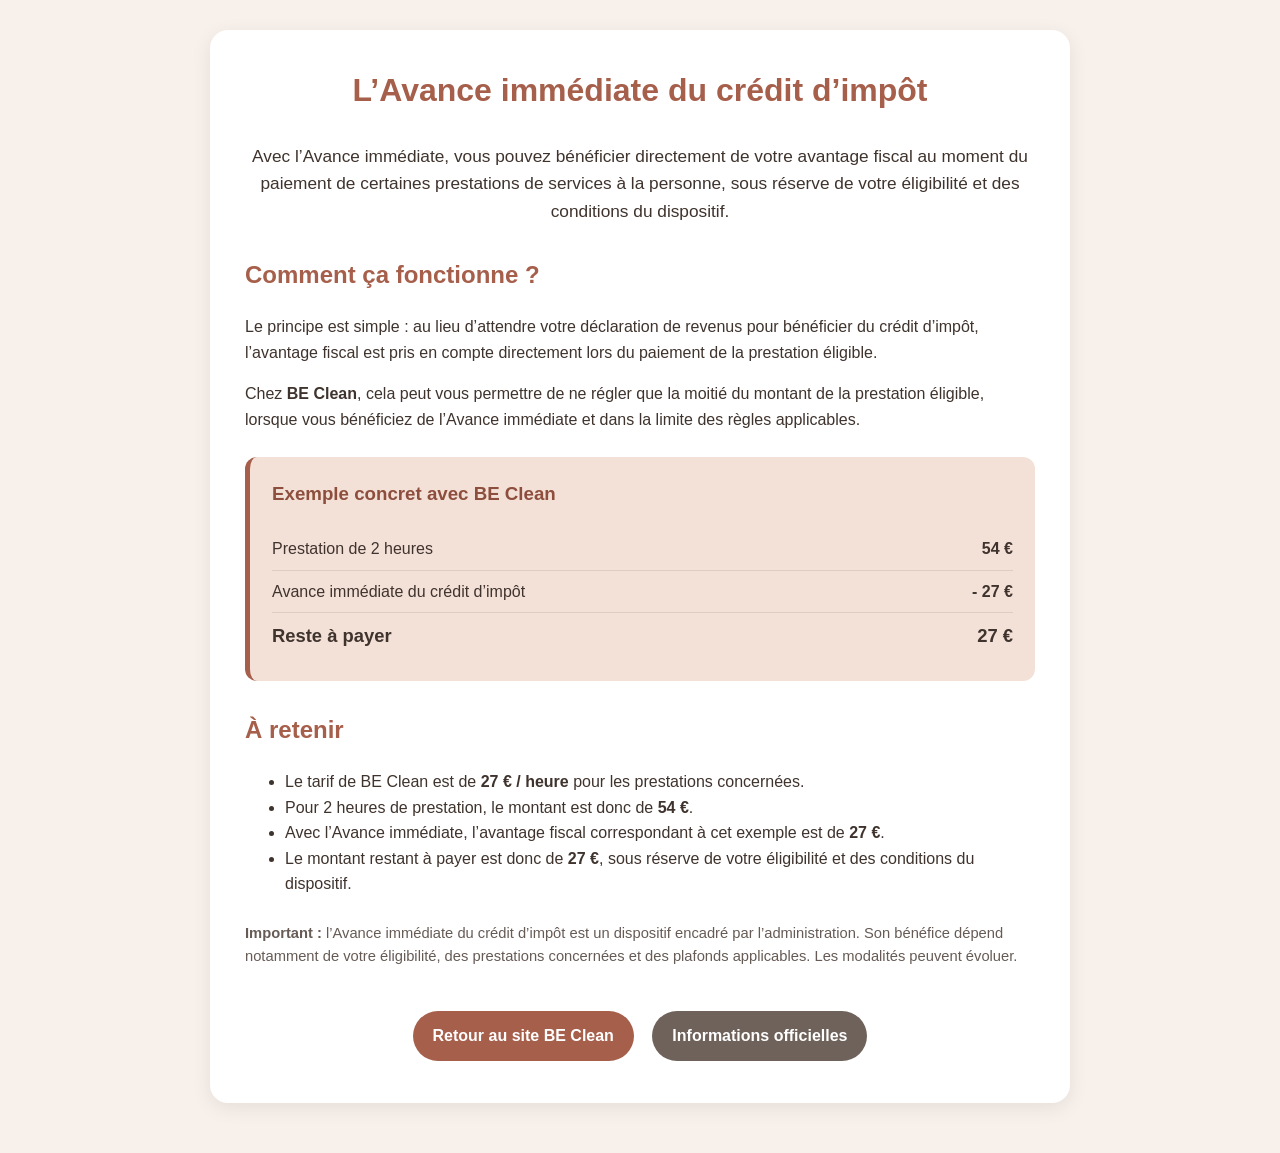
<file: credit-impot.html>
<!DOCTYPE html>
<html lang="fr">
<head>
  <meta charset="UTF-8">
  <meta name="viewport" content="width=device-width, initial-scale=1.0">
  <title>Avance immédiate du crédit d'impôt - BE Clean</title>
  <style>
    * { box-sizing: border-box; }

    body {
      margin: 0;
      font-family: Arial, sans-serif;
      background: #f8f1eb;
      color: #3f332d;
      line-height: 1.6;
    }

    .page {
      max-width: 900px;
      margin: 0 auto;
      padding: 30px 20px 50px;
    }

    .card {
      background: #fff;
      border-radius: 18px;
      padding: 35px;
      box-shadow: 0 5px 20px rgba(0,0,0,0.08);
    }

    h1 {
      color: #a65f4b;
      text-align: center;
      margin-top: 0;
      font-size: 2rem;
    }

    h2 {
      color: #a65f4b;
      margin-top: 30px;
    }

    .intro {
      text-align: center;
      font-size: 1.08rem;
    }

    .example {
      background: #f3e1d8;
      border-left: 5px solid #a65f4b;
      border-radius: 12px;
      padding: 22px;
      margin: 25px 0;
    }

    .example h3 {
      margin-top: 0;
      color: #8d4e3d;
    }

    .amount {
      display: flex;
      justify-content: space-between;
      gap: 15px;
      padding: 8px 0;
      border-bottom: 1px solid rgba(63,51,45,0.12);
    }

    .amount:last-child {
      border-bottom: 0;
      font-weight: bold;
      font-size: 1.15rem;
    }

    .buttons {
      text-align: center;
      margin-top: 35px;
    }

    .button {
      display: inline-block;
      margin: 7px;
      padding: 12px 20px;
      border-radius: 25px;
      background: #a65f4b;
      color: white;
      text-decoration: none;
      font-weight: bold;
    }

    .button.secondary {
      background: #6f625b;
    }

    .note {
      font-size: 0.92rem;
      color: #665b55;
      margin-top: 25px;
    }

    @media (max-width: 600px) {
      .card { padding: 25px 20px; }
      h1 { font-size: 1.65rem; }
      .amount { flex-direction: column; gap: 2px; }
    }
  </style>
</head>

<body>
  <main class="page">
    <section class="card">
      <h1>L’Avance immédiate du crédit d’impôt</h1>

      <p class="intro">
        Avec l’Avance immédiate, vous pouvez bénéficier directement de votre avantage fiscal
        au moment du paiement de certaines prestations de services à la personne,
        sous réserve de votre éligibilité et des conditions du dispositif.
      </p>

      <h2>Comment ça fonctionne ?</h2>

      <p>
        Le principe est simple : au lieu d’attendre votre déclaration de revenus pour
        bénéficier du crédit d’impôt, l’avantage fiscal est pris en compte directement
        lors du paiement de la prestation éligible.
      </p>

      <p>
        Chez <strong>BE Clean</strong>, cela peut vous permettre de ne régler que la
        moitié du montant de la prestation éligible, lorsque vous bénéficiez de
        l’Avance immédiate et dans la limite des règles applicables.
      </p>

      <div class="example">
        <h3>Exemple concret avec BE Clean</h3>

        <div class="amount">
          <span>Prestation de 2 heures</span>
          <strong>54 €</strong>
        </div>

        <div class="amount">
          <span>Avance immédiate du crédit d’impôt</span>
          <strong>- 27 €</strong>
        </div>

        <div class="amount">
          <span>Reste à payer</span>
          <strong>27 €</strong>
        </div>
      </div>

      <h2>À retenir</h2>

      <ul>
        <li>Le tarif de BE Clean est de <strong>27 € / heure</strong> pour les prestations concernées.</li>
        <li>Pour 2 heures de prestation, le montant est donc de <strong>54 €</strong>.</li>
        <li>Avec l’Avance immédiate, l’avantage fiscal correspondant à cet exemple est de <strong>27 €</strong>.</li>
        <li>Le montant restant à payer est donc de <strong>27 €</strong>, sous réserve de votre éligibilité et des conditions du dispositif.</li>
      </ul>

      <p class="note">
        <strong>Important :</strong> l’Avance immédiate du crédit d’impôt est un dispositif
        encadré par l’administration. Son bénéfice dépend notamment de votre éligibilité,
        des prestations concernées et des plafonds applicables. Les modalités peuvent évoluer.
      </p>

      <div class="buttons">
        <a class="button" href="index.html">Retour au site BE Clean</a>
        <a class="button secondary"
           href="https://www.impots.gouv.fr/particulier/emploi-domicile"
           target="_blank" rel="noopener">
          Informations officielles
        </a>
      </div>
    </section>
  </main>
</body>
</html>
</file>
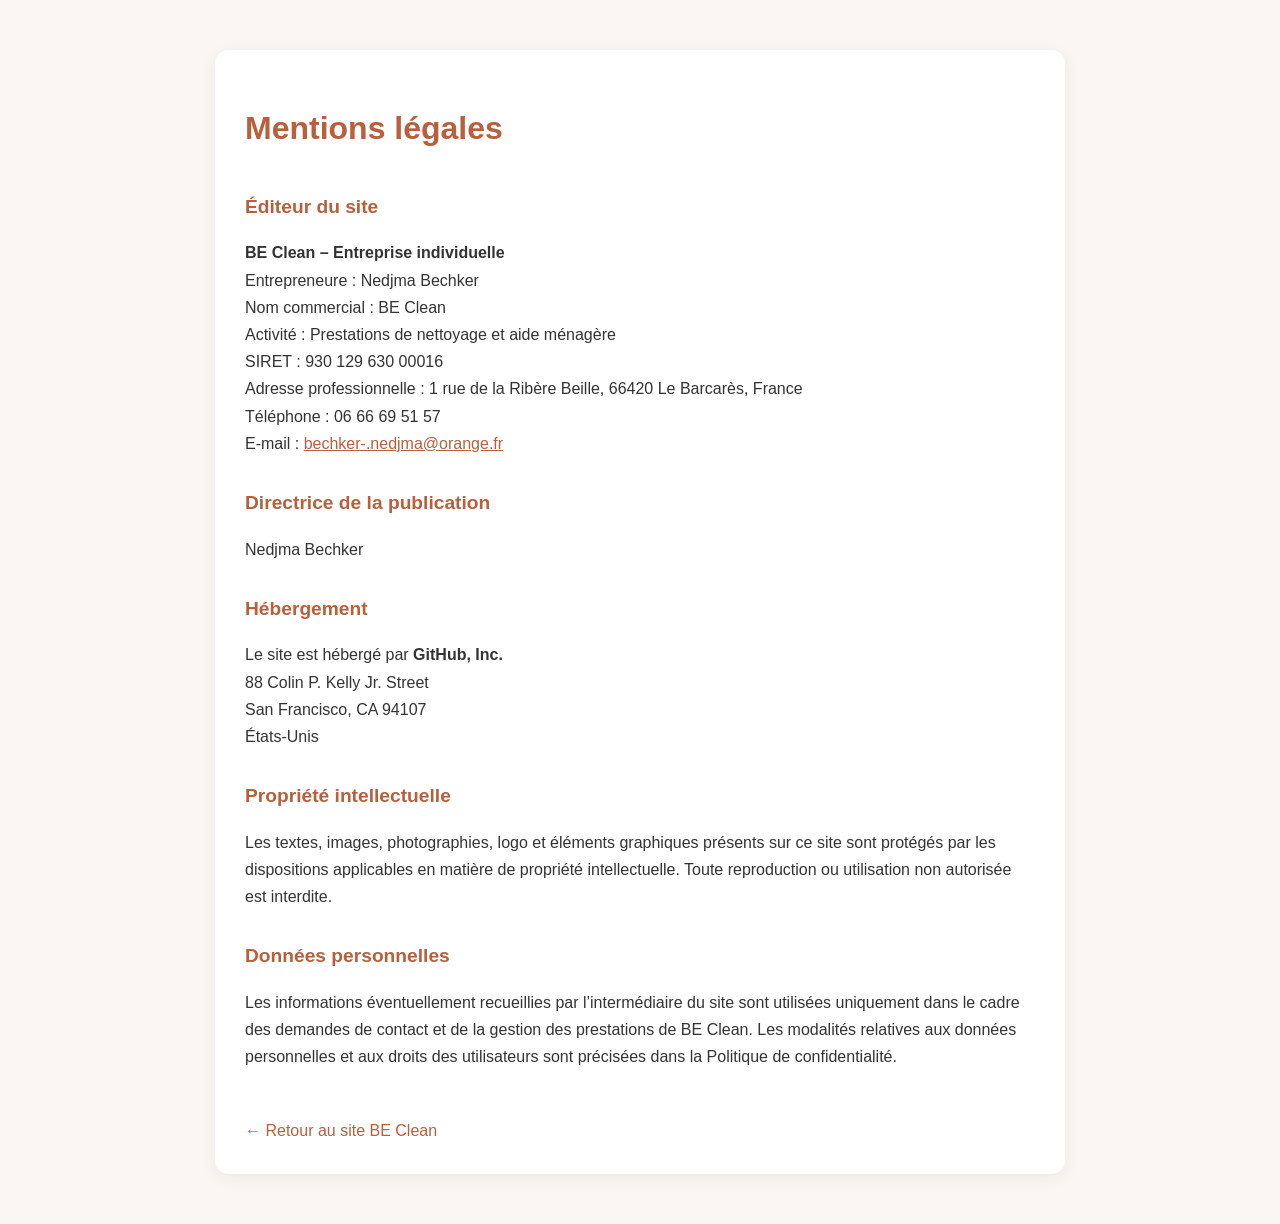
<file: mentions-legales.html>
<!DOCTYPE html>
<html lang="fr">
<head>
  <meta charset="UTF-8">
  <meta name="viewport" content="width=device-width, initial-scale=1.0">
  <title>Mentions légales – BE Clean</title>

  <style>
    body {
      margin: 0;
      font-family: Arial, sans-serif;
      background: #faf7f3;
      color: #333;
      line-height: 1.7;
    }

    .container {
      max-width: 850px;
      margin: 0 auto;
      padding: 50px 25px;
    }

    h1 {
      color: #b85f3c;
      margin-bottom: 35px;
      font-size: 2rem;
    }

    h2 {
      color: #b85f3c;
      margin-top: 30px;
      font-size: 1.2rem;
    }

    .card {
      background: #fff;
      border-radius: 14px;
      padding: 30px;
      box-shadow: 0 4px 18px rgba(0,0,0,0.06);
    }

    a {
      color: #b85f3c;
    }

    .back {
      display: inline-block;
      margin-top: 30px;
      text-decoration: none;
    }
  </style>
</head>

<body>

  <main class="container">
    <div class="card">

      <h1>Mentions légales</h1>

      <h2>Éditeur du site</h2>

      <p>
        <strong>BE Clean – Entreprise individuelle</strong><br>
        Entrepreneure : Nedjma Bechker<br>
        Nom commercial : BE Clean<br>
        Activité : Prestations de nettoyage et aide ménagère<br>
        SIRET : 930 129 630 00016<br>
        Adresse professionnelle : 1 rue de la Ribère Beille, 66420 Le Barcarès, France<br>
        Téléphone : 06 66 69 51 57<br>
        E-mail :
        <a href="mailto:bechker-.nedjma@orange.fr">
          bechker-.nedjma@orange.fr
        </a>
      </p>

      <h2>Directrice de la publication</h2>

      <p>
        Nedjma Bechker
      </p>

      <h2>Hébergement</h2>

      <p>
        Le site est hébergé par <strong>GitHub, Inc.</strong><br>
        88 Colin P. Kelly Jr. Street<br>
        San Francisco, CA 94107<br>
        États-Unis
      </p>

      <h2>Propriété intellectuelle</h2>

      <p>
        Les textes, images, photographies, logo et éléments graphiques présents
        sur ce site sont protégés par les dispositions applicables en matière
        de propriété intellectuelle. Toute reproduction ou utilisation non
        autorisée est interdite.
      </p>

      <h2>Données personnelles</h2>

      <p>
        Les informations éventuellement recueillies par l’intermédiaire du site
        sont utilisées uniquement dans le cadre des demandes de contact et de
        la gestion des prestations de BE Clean. Les modalités relatives aux
        données personnelles et aux droits des utilisateurs sont précisées dans
        la Politique de confidentialité.
      </p>

      <a class="back" href="index.html">
        ← Retour au site BE Clean
      </a>

    </div>
  </main>

</body>
</html>
</file>
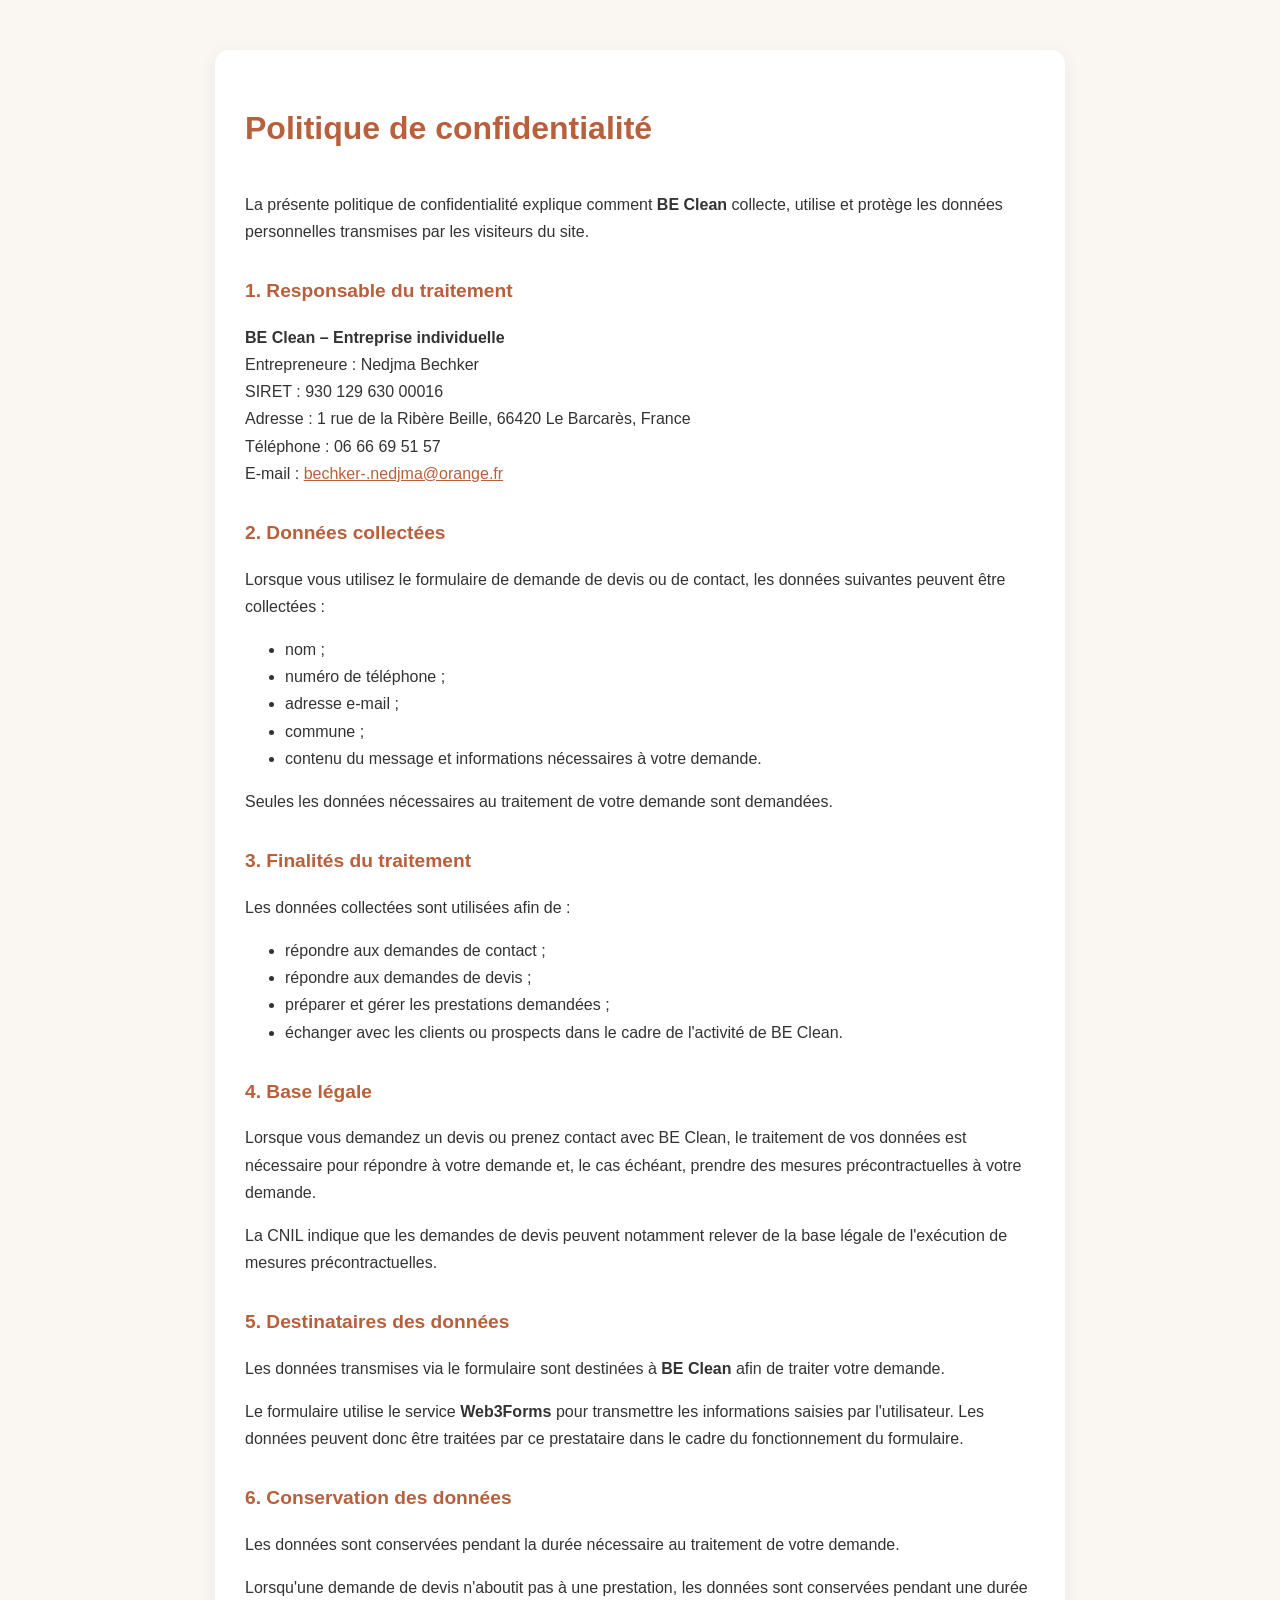
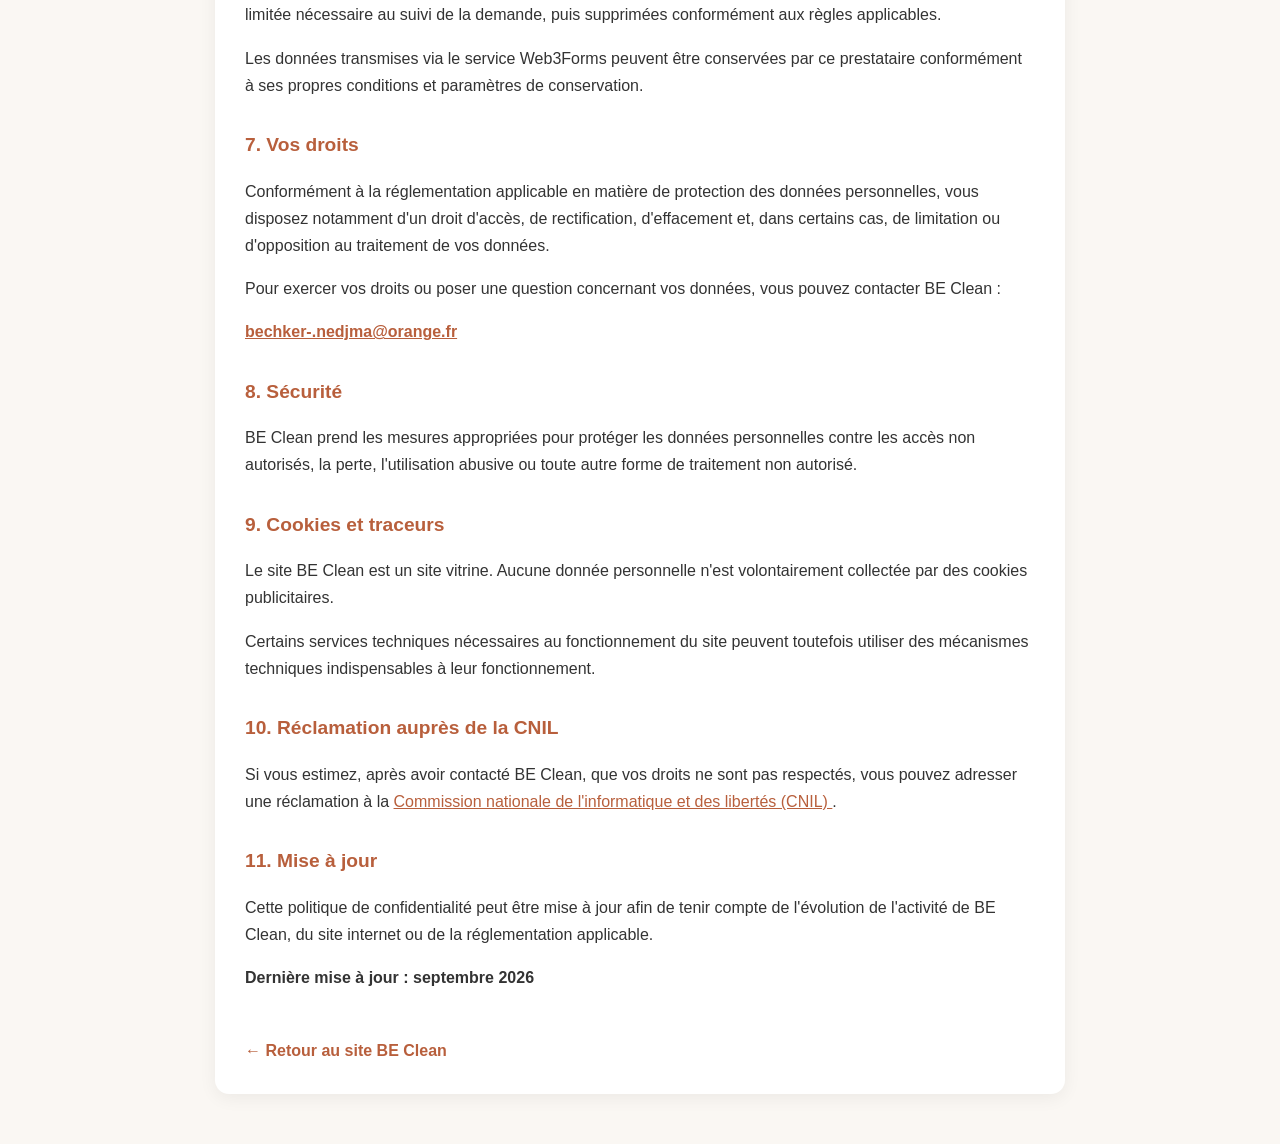
<file: politique-confidentialite.html>
<!DOCTYPE html>
<html lang="fr">
<head>
  <meta charset="UTF-8">
  <meta name="viewport" content="width=device-width, initial-scale=1.0">
  <title>Politique de confidentialité – BE Clean</title>

  <style>
    body {
      margin: 0;
      font-family: Arial, sans-serif;
      background: #faf7f3;
      color: #333;
      line-height: 1.7;
    }

    .container {
      max-width: 850px;
      margin: 0 auto;
      padding: 50px 25px;
    }

    h1 {
      color: #b85f3c;
      margin-bottom: 35px;
      font-size: 2rem;
    }

    h2 {
      color: #b85f3c;
      margin-top: 30px;
      font-size: 1.2rem;
    }

    .card {
      background: #fff;
      border-radius: 14px;
      padding: 30px;
      box-shadow: 0 4px 18px rgba(0,0,0,0.06);
    }

    a {
      color: #b85f3c;
    }

    .back {
      display: inline-block;
      margin-top: 30px;
      text-decoration: none;
      font-weight: bold;
    }
  </style>
</head>

<body>

  <main class="container">
    <div class="card">

      <h1>Politique de confidentialité</h1>

      <p>
        La présente politique de confidentialité explique comment
        <strong>BE Clean</strong> collecte, utilise et protège les données
        personnelles transmises par les visiteurs du site.
      </p>

      <h2>1. Responsable du traitement</h2>

      <p>
        <strong>BE Clean – Entreprise individuelle</strong><br>
        Entrepreneure : Nedjma Bechker<br>
        SIRET : 930 129 630 00016<br>
        Adresse : 1 rue de la Ribère Beille, 66420 Le Barcarès, France<br>
        Téléphone : 06 66 69 51 57<br>
        E-mail :
        <a href="mailto:bechker-.nedjma@orange.fr">
          bechker-.nedjma@orange.fr
        </a>
      </p>

      <h2>2. Données collectées</h2>

      <p>
        Lorsque vous utilisez le formulaire de demande de devis ou de contact,
        les données suivantes peuvent être collectées :
      </p>

      <ul>
        <li>nom ;</li>
        <li>numéro de téléphone ;</li>
        <li>adresse e-mail ;</li>
        <li>commune ;</li>
        <li>contenu du message et informations nécessaires à votre demande.</li>
      </ul>

      <p>
        Seules les données nécessaires au traitement de votre demande sont
        demandées.
      </p>

      <h2>3. Finalités du traitement</h2>

      <p>
        Les données collectées sont utilisées afin de :
      </p>

      <ul>
        <li>répondre aux demandes de contact ;</li>
        <li>répondre aux demandes de devis ;</li>
        <li>préparer et gérer les prestations demandées ;</li>
        <li>échanger avec les clients ou prospects dans le cadre de l'activité de BE Clean.</li>
      </ul>

      <h2>4. Base légale</h2>

      <p>
        Lorsque vous demandez un devis ou prenez contact avec BE Clean,
        le traitement de vos données est nécessaire pour répondre à votre
        demande et, le cas échéant, prendre des mesures précontractuelles
        à votre demande.
      </p>

      <p>
        La CNIL indique que les demandes de devis peuvent notamment relever
        de la base légale de l'exécution de mesures précontractuelles.
      </p>

      <h2>5. Destinataires des données</h2>

      <p>
        Les données transmises via le formulaire sont destinées à
        <strong>BE Clean</strong> afin de traiter votre demande.
      </p>

      <p>
        Le formulaire utilise le service <strong>Web3Forms</strong> pour
        transmettre les informations saisies par l'utilisateur.
        Les données peuvent donc être traitées par ce prestataire dans le
        cadre du fonctionnement du formulaire.
      </p>

      <h2>6. Conservation des données</h2>

      <p>
        Les données sont conservées pendant la durée nécessaire au traitement
        de votre demande.
      </p>

      <p>
        Lorsqu'une demande de devis n'aboutit pas à une prestation, les données
        sont conservées pendant une durée limitée nécessaire au suivi de la
        demande, puis supprimées conformément aux règles applicables.
      </p>

      <p>
        Les données transmises via le service Web3Forms peuvent être conservées
        par ce prestataire conformément à ses propres conditions et paramètres
        de conservation.
      </p>

      <h2>7. Vos droits</h2>

      <p>
        Conformément à la réglementation applicable en matière de protection
        des données personnelles, vous disposez notamment d'un droit d'accès,
        de rectification, d'effacement et, dans certains cas, de limitation
        ou d'opposition au traitement de vos données.
      </p>

      <p>
        Pour exercer vos droits ou poser une question concernant vos données,
        vous pouvez contacter BE Clean :
      </p>

      <p>
        <strong>
          <a href="mailto:bechker-.nedjma@orange.fr">
            bechker-.nedjma@orange.fr
          </a>
        </strong>
      </p>

      <h2>8. Sécurité</h2>

      <p>
        BE Clean prend les mesures appropriées pour protéger les données
        personnelles contre les accès non autorisés, la perte, l'utilisation
        abusive ou toute autre forme de traitement non autorisé.
      </p>

      <h2>9. Cookies et traceurs</h2>

      <p>
        Le site BE Clean est un site vitrine. Aucune donnée personnelle n'est
        volontairement collectée par des cookies publicitaires.
      </p>

      <p>
        Certains services techniques nécessaires au fonctionnement du site
        peuvent toutefois utiliser des mécanismes techniques indispensables
        à leur fonctionnement.
      </p>

      <h2>10. Réclamation auprès de la CNIL</h2>

      <p>
        Si vous estimez, après avoir contacté BE Clean, que vos droits ne sont
        pas respectés, vous pouvez adresser une réclamation à la
        <a href="https://www.cnil.fr/fr/plaintes" target="_blank">
          Commission nationale de l'informatique et des libertés (CNIL)
        </a>.
      </p>

      <h2>11. Mise à jour</h2>

      <p>
        Cette politique de confidentialité peut être mise à jour afin de tenir
        compte de l'évolution de l'activité de BE Clean, du site internet ou
        de la réglementation applicable.
      </p>

      <p>
        <strong>Dernière mise à jour : septembre 2026</strong>
      </p>

      <a class="back" href="index.html">
        ← Retour au site BE Clean
      </a>

    </div>
  </main>

</body>
</html>
</file>
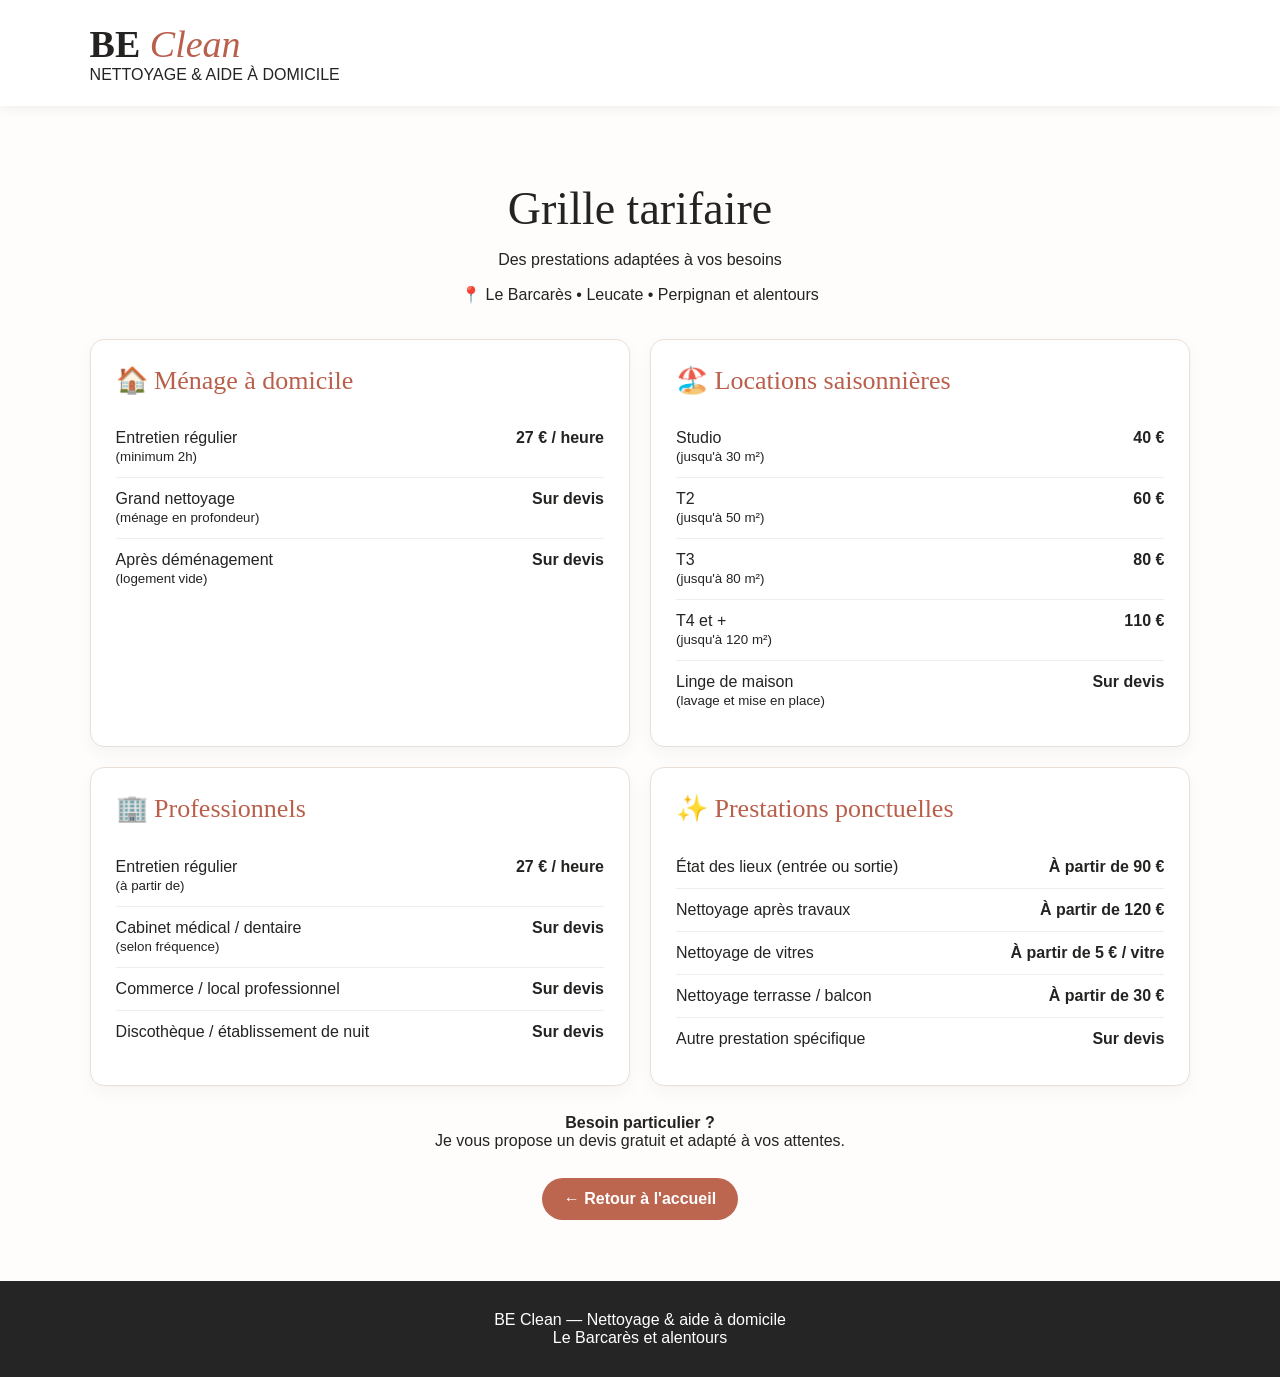
<file: tarifs-BE-Clean-corrige.html>
<!doctype html>
<html lang="fr">
<head>
<meta charset="utf-8">
<meta name="viewport" content="width=device-width,initial-scale=1">
<title>Tarifs | BE Clean</title>
<style>
body{font-family:Arial,sans-serif;margin:0;color:#242322;background:#fffdfb}
header{background:#fff;padding:22px 7%;box-shadow:0 2px 12px #0001}
.logo{font:38px Georgia,serif}.logo em{color:#b95f4c}
main{padding:45px 7%}.intro{text-align:center}
h1{font:46px Georgia,serif}.intro h1{margin-bottom:8px}
.grid{display:grid;grid-template-columns:1fr 1fr;gap:20px;margin-top:35px}
.card{background:#fff;border:1px solid #eadfd7;border-radius:14px;padding:25px;box-shadow:0 6px 18px #0000000a}
.card h2{font:26px Georgia,serif;color:#b95f4c;margin-top:0}
.line{display:flex;justify-content:space-between;gap:15px;border-bottom:1px solid #eee;padding:12px 0}
.line:last-child{border-bottom:0}.price{font-weight:bold;white-space:nowrap}
.note{text-align:center;margin:28px 0}
.btn{display:inline-block;background:#bc654f;color:#fff;text-decoration:none;border-radius:28px;padding:12px 22px;font-weight:bold}
footer{text-align:center;background:#252525;color:#fff;padding:30px}
@media(max-width:650px){.grid{grid-template-columns:1fr}h1{font-size:38px}.line{font-size:15px}}
</style>
</head>
<body>
<header><div class="logo"><strong>BE</strong> <em>Clean</em></div><div>NETTOYAGE & AIDE À DOMICILE</div></header>
<main>
<div class="intro">
<h1>Grille tarifaire</h1>
<p>Des prestations adaptées à vos besoins</p>
<p>📍 Le Barcarès • Leucate • Perpignan et alentours</p>
</div>

<div class="grid">
<div class="card">
<h2>🏠 Ménage à domicile</h2>
<div class="line"><span>Entretien régulier<br><small>(minimum 2h)</small></span><span class="price">27 € / heure</span></div>
<div class="line"><span>Grand nettoyage<br><small>(ménage en profondeur)</small></span><span class="price">Sur devis</span></div>
<div class="line"><span>Après déménagement<br><small>(logement vide)</small></span><span class="price">Sur devis</span></div>
</div>

<div class="card">
<h2>🏖️ Locations saisonnières</h2>
<div class="line"><span>Studio<br><small>(jusqu'à 30 m²)</small></span><span class="price">40 €</span></div>
<div class="line"><span>T2<br><small>(jusqu'à 50 m²)</small></span><span class="price">60 €</span></div>
<div class="line"><span>T3<br><small>(jusqu'à 80 m²)</small></span><span class="price">80 €</span></div>
<div class="line"><span>T4 et +<br><small>(jusqu'à 120 m²)</small></span><span class="price">110 €</span></div>
<div class="line"><span>Linge de maison<br><small>(lavage et mise en place)</small></span><span class="price">Sur devis</span></div>
</div>

<div class="card">
<h2>🏢 Professionnels</h2>
<div class="line"><span>Entretien régulier<br><small>(à partir de)</small></span><span class="price">27 € / heure</span></div>
<div class="line"><span>Cabinet médical / dentaire<br><small>(selon fréquence)</small></span><span class="price">Sur devis</span></div>
<div class="line"><span>Commerce / local professionnel</span><span class="price">Sur devis</span></div>
<div class="line"><span>Discothèque / établissement de nuit</span><span class="price">Sur devis</span></div>
</div>

<div class="card">
<h2>✨ Prestations ponctuelles</h2>
<div class="line"><span>État des lieux (entrée ou sortie)</span><span class="price">À partir de 90 €</span></div>
<div class="line"><span>Nettoyage après travaux</span><span class="price">À partir de 120 €</span></div>
<div class="line"><span>Nettoyage de vitres</span><span class="price">À partir de 5 € / vitre</span></div>
<div class="line"><span>Nettoyage terrasse / balcon</span><span class="price">À partir de 30 €</span></div>
<div class="line"><span>Autre prestation spécifique</span><span class="price">Sur devis</span></div>
</div>
</div>

<p class="note"><strong>Besoin particulier ?</strong><br>Je vous propose un devis gratuit et adapté à vos attentes.</p>
<p style="text-align:center"><a class="btn" href="index.html">← Retour à l'accueil</a></p>
</main>
<footer>BE Clean — Nettoyage & aide à domicile<br>Le Barcarès et alentours</footer>
</body>
</html>
</file>
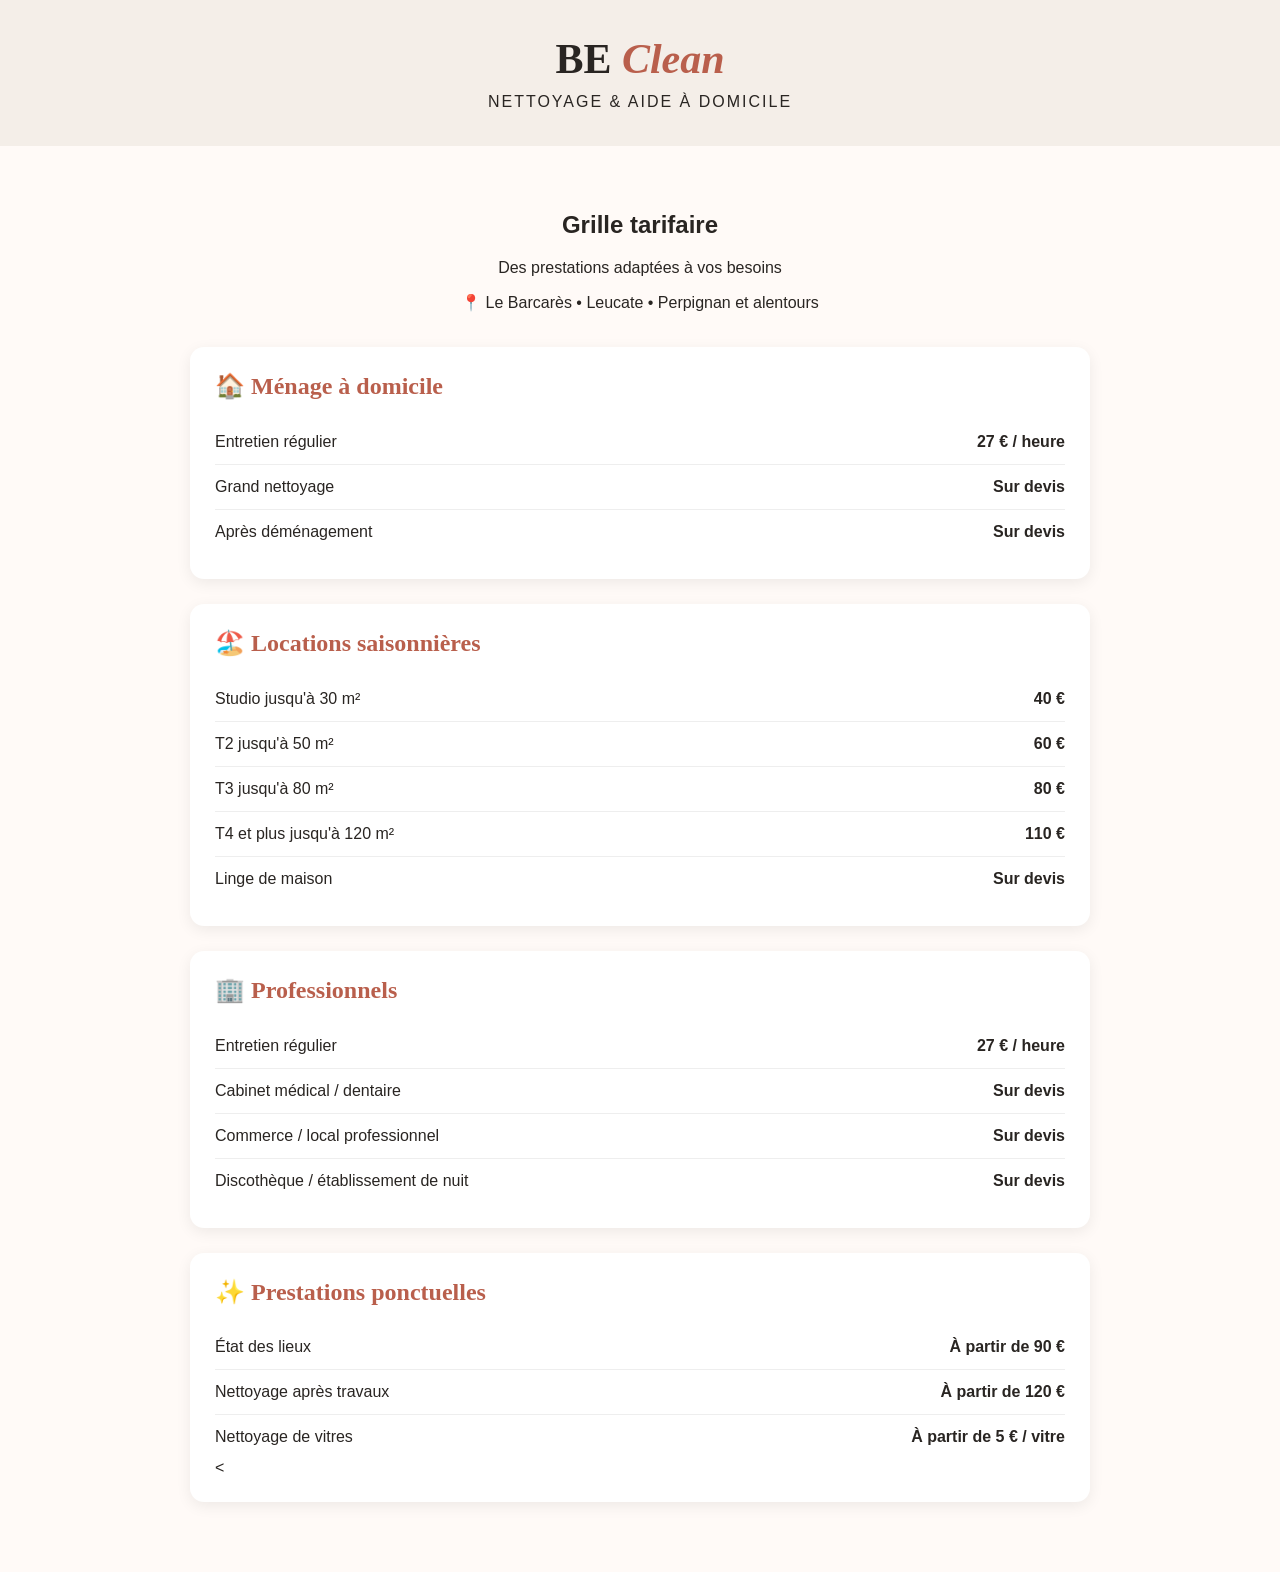
<file: tarifs.html>
<!DOCTYPE html>
<html lang="fr">
<head>
<meta charset="UTF-8">
<meta name="viewport" content="width=device-width, initial-scale=1.0">
<title>Tarifs | BE Clean</title>

<style>
body {
  margin: 0;
  font-family: Arial, sans-serif;
  background: #fffaf7;
  color: #292522;
}

header {
  background: #f4eee8;
  padding: 35px 20px;
  text-align: center;
}

h1 {
  font-family: Georgia, serif;
  font-size: 42px;
  margin: 0;
}

h1 span {
  color: #b95f4c;
  font-style: italic;
}

.subtitle {
  letter-spacing: 2px;
  margin-top: 10px;
}

.container {
  max-width: 900px;
  margin: auto;
  padding: 45px 20px;
}

.intro {
  text-align: center;
  margin-bottom: 35px;
}

.category {
  background: white;
  border-radius: 14px;
  padding: 25px;
  margin-bottom: 25px;
  box-shadow: 0 4px 15px rgba(0,0,0,0.07);
}

.category h2 {
  font-family: Georgia, serif;
  color: #b95f4c;
  margin-top: 0;
}

.tarif {
  display: flex;
  justify-content: space-between;
  gap: 20px;
  padding: 13px 0;
  border-bottom: 1px solid #eee;
}

.tarif:last-child {
  border-bottom: none;
}

.prix {
  font-weight: bold;
  white-space: nowrap;
}

.note {
  text-align: center;
  margin: 30px 0;
}

.btn {
  display: block;
  width: fit-content;
  margin: 30px auto;
  padding: 13px 25px;
  background: #b95f4c;
  color: white;
  text-decoration: none;
  border-radius: 25px;
  font-weight: bold;
}

footer {
  background: #292522;
  color: white;
  text-align: center;
  padding: 30px;
}

@media(max-width:600px) {
  h1 {
    font-size: 34px;
  }

  .tarif {
    flex-direction: column;
    gap: 4px;
  }

  .prix {
    text-align: left;
  }
}
</style>
</head>

<body>

<header>
  <h1>BE <span>Clean</span></h1>
  <div class="subtitle">NETTOYAGE & AIDE À DOMICILE</div>
</header>

<div class="container">

  <div class="intro">
    <h2>Grille tarifaire</h2>
    <p>Des prestations adaptées à vos besoins</p>
    <p>📍 Le Barcarès • Leucate • Perpignan et alentours</p>
  </div>

  <div class="category">
    <h2>🏠 Ménage à domicile</h2>

    <div class="tarif">
      <span>Entretien régulier</span>
      <span class="prix">27 € / heure</span>
    </div>

    <div class="tarif">
      <span>Grand nettoyage</span>
      <span class="prix">Sur devis</span>
    </div>

    <div class="tarif">
      <span>Après déménagement</span>
      <span class="prix">Sur devis</span>
    </div>
  </div>

  <div class="category">
    <h2>🏖️ Locations saisonnières</h2>

    <div class="tarif">
      <span>Studio jusqu'à 30 m²</span>
      <span class="prix">40 €</span>
    </div>

    <div class="tarif">
      <span>T2 jusqu'à 50 m²</span>
      <span class="prix">60 €</span>
    </div>

    <div class="tarif">
      <span>T3 jusqu'à 80 m²</span>
      <span class="prix">80 €</span>
    </div>

    <div class="tarif">
      <span>T4 et plus jusqu'à 120 m²</span>
      <span class="prix">110 €</span>
    </div>

    <div class="tarif">
      <span>Linge de maison</span>
      <span class="prix">Sur devis</span>
    </div>
  </div>

  <div class="category">
    <h2>🏢 Professionnels</h2>

    <div class="tarif">
      <span>Entretien régulier</span>
      <span class="prix">27 € / heure</span>
    </div>

    <div class="tarif">
      <span>Cabinet médical / dentaire</span>
      <span class="prix">Sur devis</span>
    </div>

    <div class="tarif">
      <span>Commerce / local professionnel</span>
      <span class="prix">Sur devis</span>
    </div>

    <div class="tarif">
      <span>Discothèque / établissement de nuit</span>
      <span class="prix">Sur devis</span>
    </div>
  </div>

  <div class="category">
    <h2>✨ Prestations ponctuelles</h2>

    <div class="tarif">
      <span>État des lieux</span>
      <span class="prix">À partir de 90 €</span>
    </div>

    <div class="tarif">
      <span>Nettoyage après travaux</span>
      <span class="prix">À partir de 120 €</span>
    </div>

    <div class="tarif">
      <span>Nettoyage de vitres</span>
      <span class="prix">À partir de 5 € / vitre</span>
    </div>

    <
</file>
